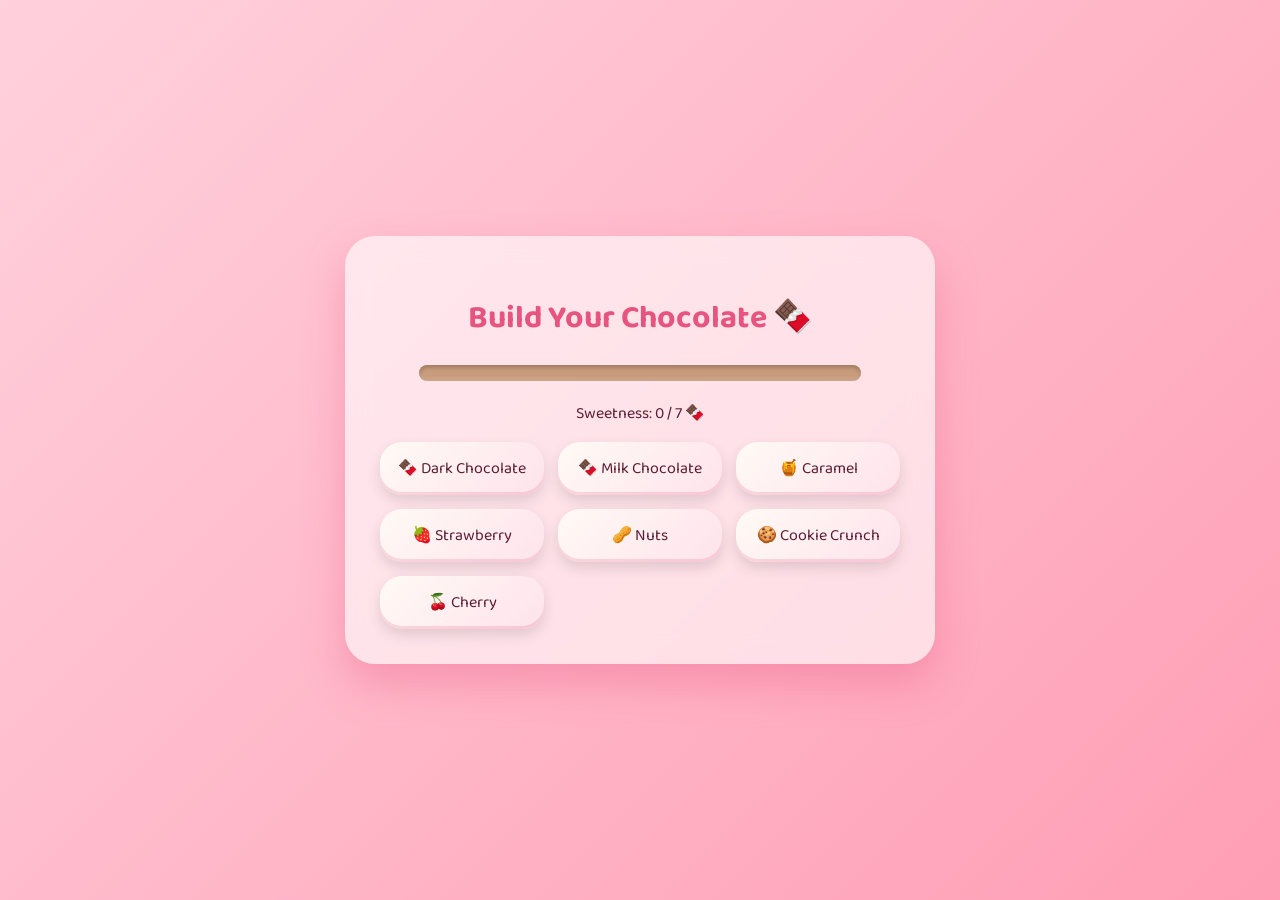
<file: chocolate-day/chocolate_game.html>
<!DOCTYPE html>
<html lang="en">
<head>
  <meta charset="UTF-8">
  <title>All the Sweetness 🍫❤️</title>
  <link href="https://fonts.googleapis.com/css2?family=Baloo+2:wght@500;700&display=swap" rel="stylesheet">
  <link rel="stylesheet" href="chocolate_style.css">
</head>
<body>
  <div class="container chocolate-game bounce-in">
    <h1 class="wiggle">Build Your Chocolate 🍫</h1>
    <div class="sweetness-bar"><div id="sweetFill"></div></div>
    <p id="sweetText">Sweetness: 0 / 7 🍫</p>
    <div class="ingredients" id="ingredients"></div>
    <button id="backBtn" class="back-btn hidden" onclick="goBackToLetter()">Back to Letter 💌</button>
  </div>

  <div id="fadeOverlay" class="chocolate-fade">
    <div class="chocolate-final">
      <div class="emoji">🍫❤️</div>
      <p>All the sweetness in my life 🍫✨<br>comes through you ❤️</p>
    </div>
  </div>

  <script src="chocolate_script.js"></script>
</body>
</html>
</file>
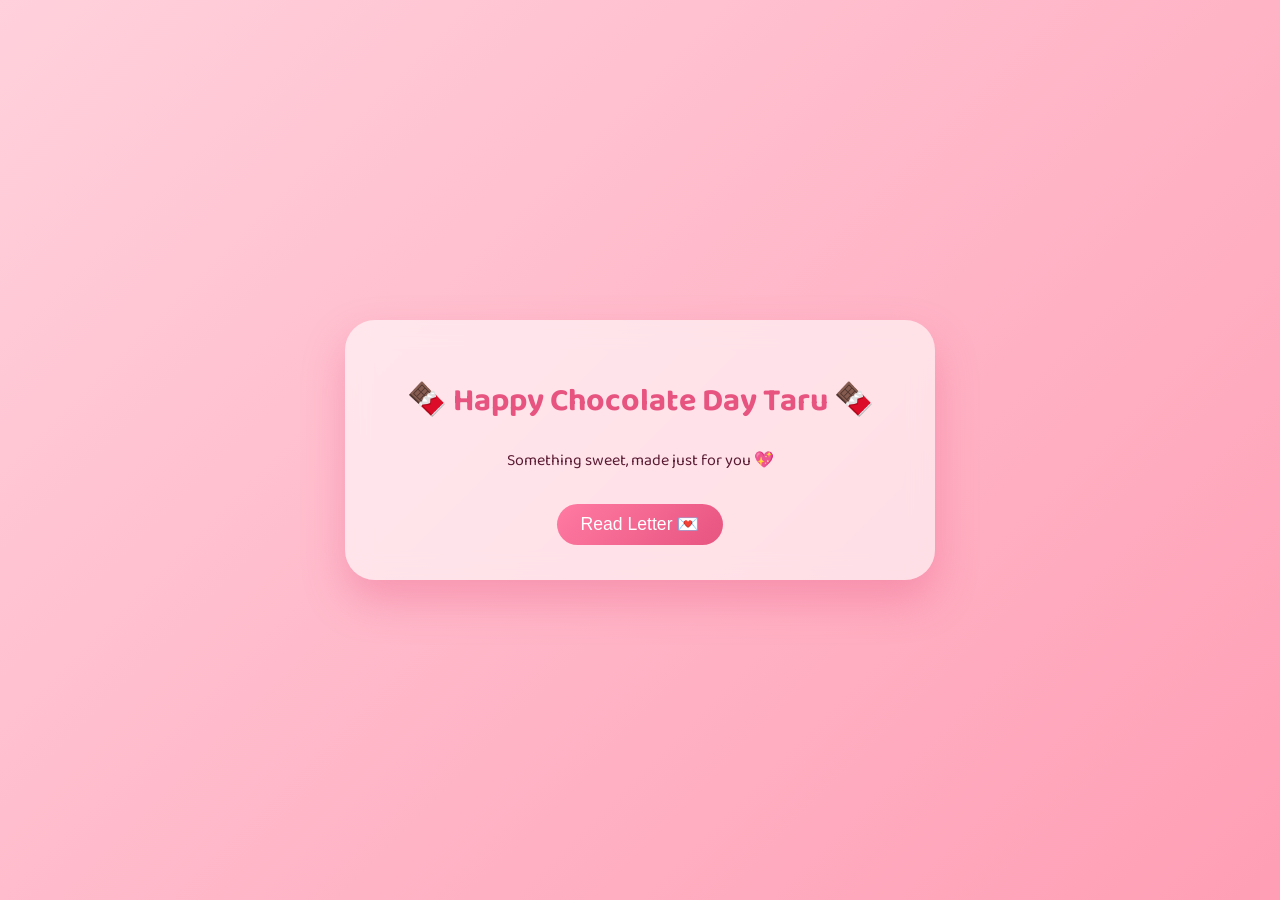
<file: chocolate-day/chocolate_intro.html>
<!DOCTYPE html>
<html lang="en">
<head>
  <meta charset="UTF-8">
  <title>Happy Chocolate Day 🍫</title>
  <link href="https://fonts.googleapis.com/css2?family=Baloo+2:wght@500;700&display=swap" rel="stylesheet">
  <link rel="stylesheet" href="chocolate_style.css">
</head>
<body>
  <div class="container bounce-in">
    <h1 class="wiggle">🍫 Happy Chocolate Day Taru 🍫</h1>
    <p class="subtitle">Something sweet, made just for you 💖</p>
    <button onclick="goToLetter()">Read Letter 💌</button>
  </div>
  <script src="chocolate_script.js"></script>
</body>
</html>
</file>
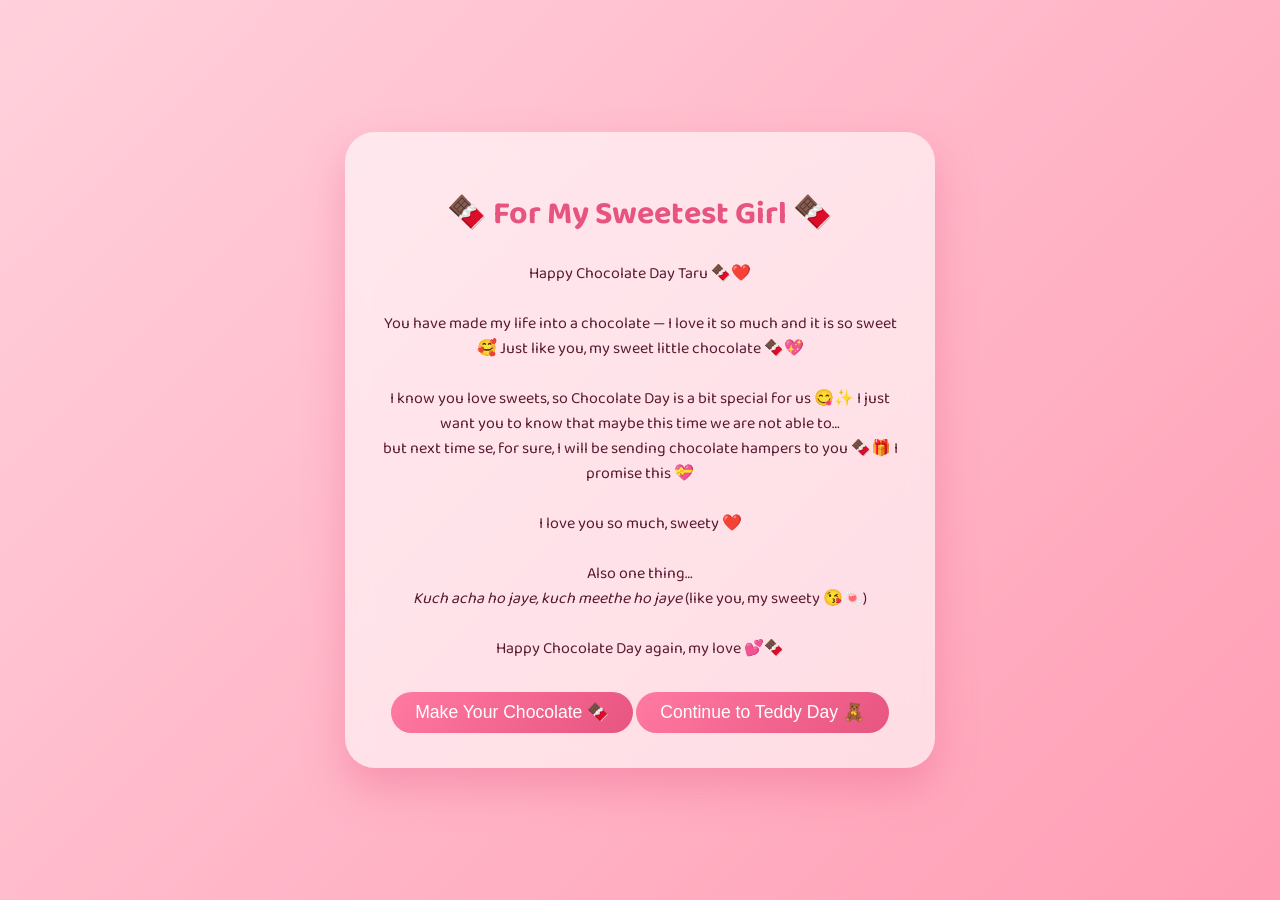
<file: chocolate-day/chocolate_letter.html>
<!DOCTYPE html>
<html lang="en">
<head>
  <meta charset="UTF-8">
  <title>For You 🍫</title>
  <link href="https://fonts.googleapis.com/css2?family=Baloo+2:wght@500;700&display=swap" rel="stylesheet">
  <link rel="stylesheet" href="chocolate_style.css">
</head>
<body>
  <div class="container bounce-in">
    <h1 class="wiggle">🍫 For My Sweetest Girl 🍫</h1>
    <p class="letter-text">
  Happy Chocolate Day Taru 🍫❤️<br><br>

  You have made my life into a chocolate — I love it so much and it is so sweet 🥰  
  Just like you, my sweet little chocolate 🍫💖<br><br>

  I know you love sweets, so Chocolate Day is a bit special for us 😋✨  
  I just want you to know that maybe this time we are not able to…<br>
  but next time se, for sure, I will be sending chocolate hampers to you 🍫🎁  
  I promise this 💝<br><br>

  I love you so much, sweety ❤️<br><br>

  Also one thing…<br>
  <em>Kuch acha ho jaye, kuch meethe ho jaye</em>  
  (like you, my sweety 😘🍬)<br><br>

  Happy Chocolate Day again, my love 💕🍫
</p>

    <div class="letter-actions">
      <button onclick="goToGame()">Make Your Chocolate 🍫</button>
      <button onclick="goNext()">Continue to Teddy Day 🧸</button>
    </div>
  </div>
  <script src="chocolate_script.js"></script>
</body>
</html>
</file>
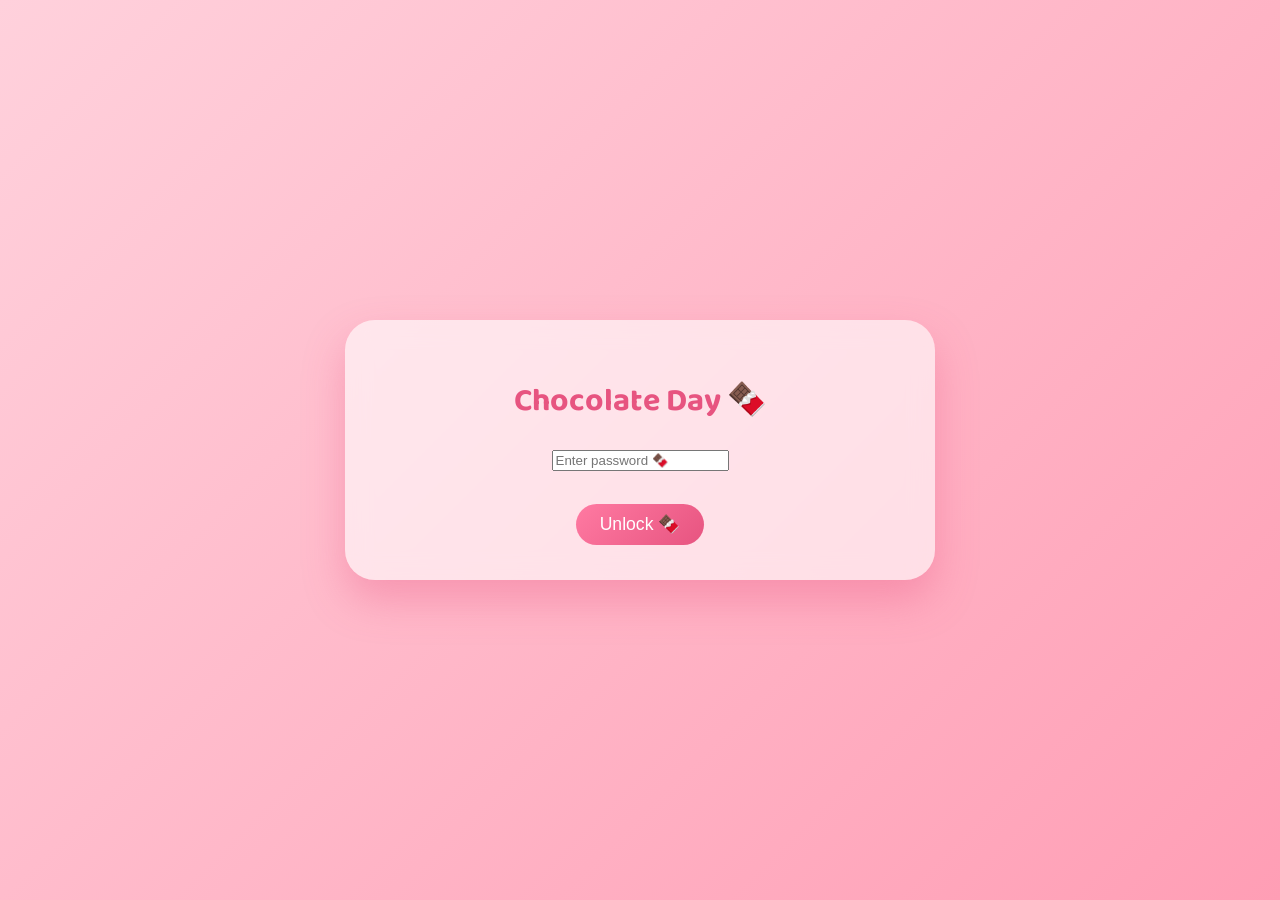
<file: chocolate-day/chocolate_unlock.html>
<!DOCTYPE html>
<html lang="en">
<head>
  <meta charset="UTF-8">
  <title>Chocolate Day 🍫</title>
  <link href="https://fonts.googleapis.com/css2?family=Baloo+2:wght@500;700&display=swap" rel="stylesheet">
  <link rel="stylesheet" href="chocolate_style.css">
</head>
<body>
  <div class="lock-screen bounce-in">
    <h1>Chocolate Day 🍫</h1>
    <input type="password" id="passwordInput" placeholder="Enter password 🍫">
    <p id="error" class="error"></p>
    <button onclick="unlockChocolate()">Unlock 🍫</button>
  </div>
  <script src="chocolate_script.js"></script>
</body>
</html>
</file>
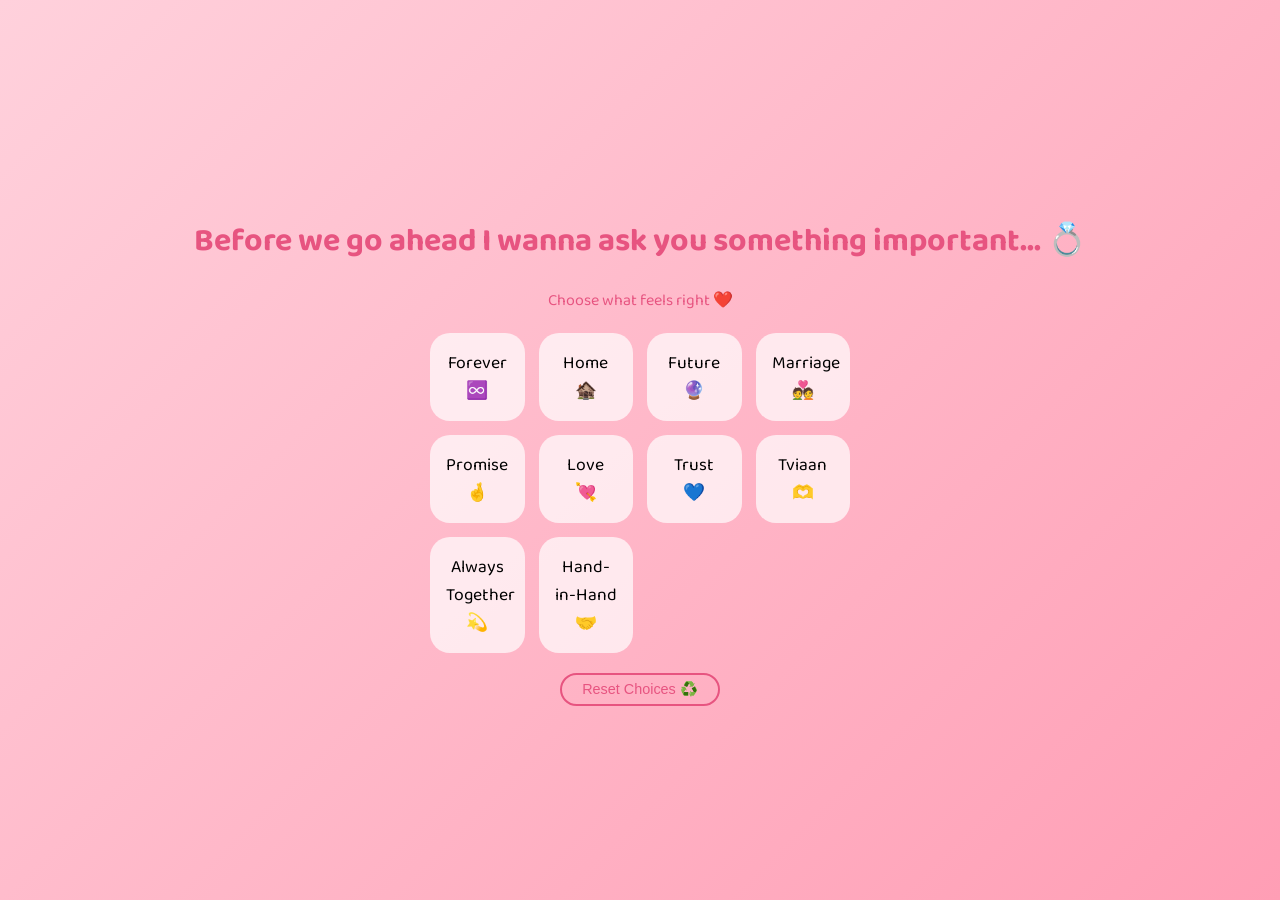
<file: propose-day/propose_choice.html>
<!DOCTYPE html>
<html lang="en">
<head>
  <meta charset="UTF-8">
  <meta name="viewport" content="width=device-width, initial-scale=1.0">
  <title>The Choice 💍</title>

  <link href="https://fonts.googleapis.com/css2?family=Baloo+2:wght@500;700&display=swap" rel="stylesheet">
  <link rel="stylesheet" href="propose_style.css">
</head>
<body>

  <!-- Progress Bar -->
  <div class="progress-wrapper">
    <div id="progressBar" class="progress-bar"></div>
  </div>

  <div class="choice-container">
    <h1 class="wiggle">Before we go ahead I wanna ask you something important… 💍</h1>
    <p class="subtitle">Choose what feels right ❤️</p>

    <div class="choices" id="choices"></div>

    <div id="completionText" class="completion hidden">
      You chose all of these…<br>
      and I choose you. 💍❤️
    </div>

    <button id="backBtn" class="action-btn hidden" onclick="goBackToLetter()">
      Back to Letter 💌
    </button>

    <button class="reset-btn" onclick="resetChoices()">
      Reset Choices ♻️
    </button>
  </div>

  <!-- Fade Overlay -->
  <div id="fadeOverlay" class="fade-overlay hidden"></div>

  <script src="propose_script.js"></script>
</body>
</html>
</file>
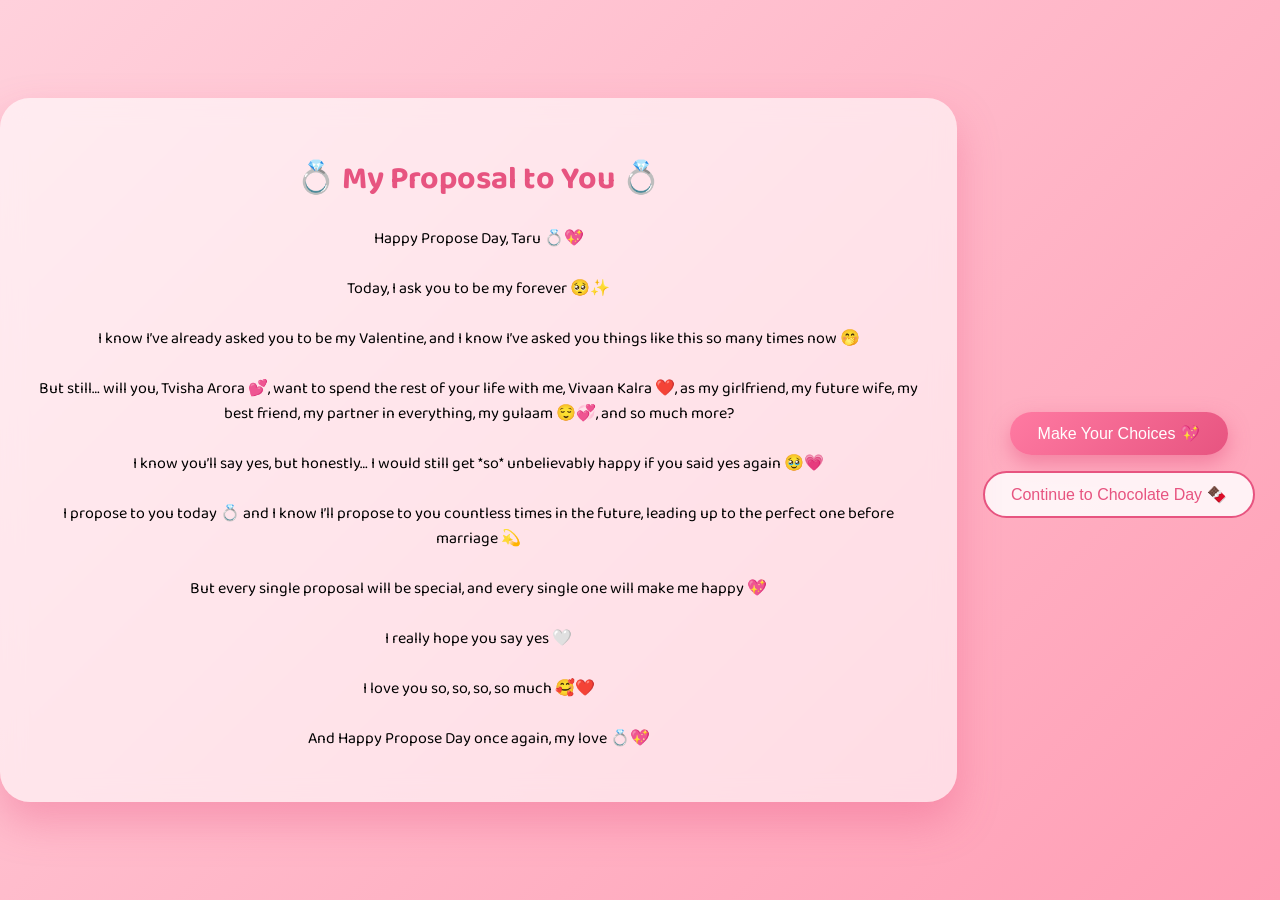
<file: propose-day/propose_letter.html>
<!DOCTYPE html>
<html lang="en">
<head>
  <meta charset="UTF-8" />
  <meta name="viewport" content="width=device-width, initial-scale=1.0" />
  <title>For You 💖</title>

  <link href="https://fonts.googleapis.com/css2?family=Baloo+2:wght@500;700&display=swap" rel="stylesheet">
  <link rel="stylesheet" href="propose_style.css">
</head>
<body>

  <div class="container bounce-in">
    <h1 class="wiggle">💍 My Proposal to You 💍</h1>

    <p class="letter-text">
      Happy Propose Day, Taru 💍💖  
<br><br>
Today, I ask you to be my forever 🥺✨  
<br><br>
I know I’ve already asked you to be my Valentine,  
and I know I’ve asked you things like this so many times now 🤭  
<br><br>
But still…  
will you, Tvisha Arora 💕,  
want to spend the rest of your life with me,  
Vivaan Kalra ❤️,  
as my girlfriend, my future wife, my best friend,  
my partner in everything, my gulaam 😌💞, and so much more?  
<br><br>
I know you’ll say yes,  
but honestly… I would still get *so* unbelievably happy  
if you said yes again 🥹💗  
<br><br>
I propose to you today 💍  
and I know I’ll propose to you countless times in the future,  
leading up to the perfect one before marriage 💫  
<br><br>
But every single proposal will be special,  
and every single one will make me happy 💖  
<br><br>
I really hope you say yes 🤍  
<br><br>
I love you so, so, so, so much 🥰❤️  
<br><br>
And Happy Propose Day once again, my love 💍💖
    </p>
  </div>
</body>
  <script>
  document.getElementById("dayNumber").textContent = "2";
</script>

<div class="letter-actions">
  <button class="primary-btn" onclick="goToChoice()">
    Make Your Choices 💖
  </button>

  <button class="secondary-btn" onclick="goNext()">
    Continue to Chocolate Day 🍫
  </button>
</div>

<script>
function goToChoice() {
  window.location.href = "propose_choice.html";
}

function goNext() {
  window.location.href = "../chocolate-day/chocolate_unlock.html";
}
</script>

</html>
</file>
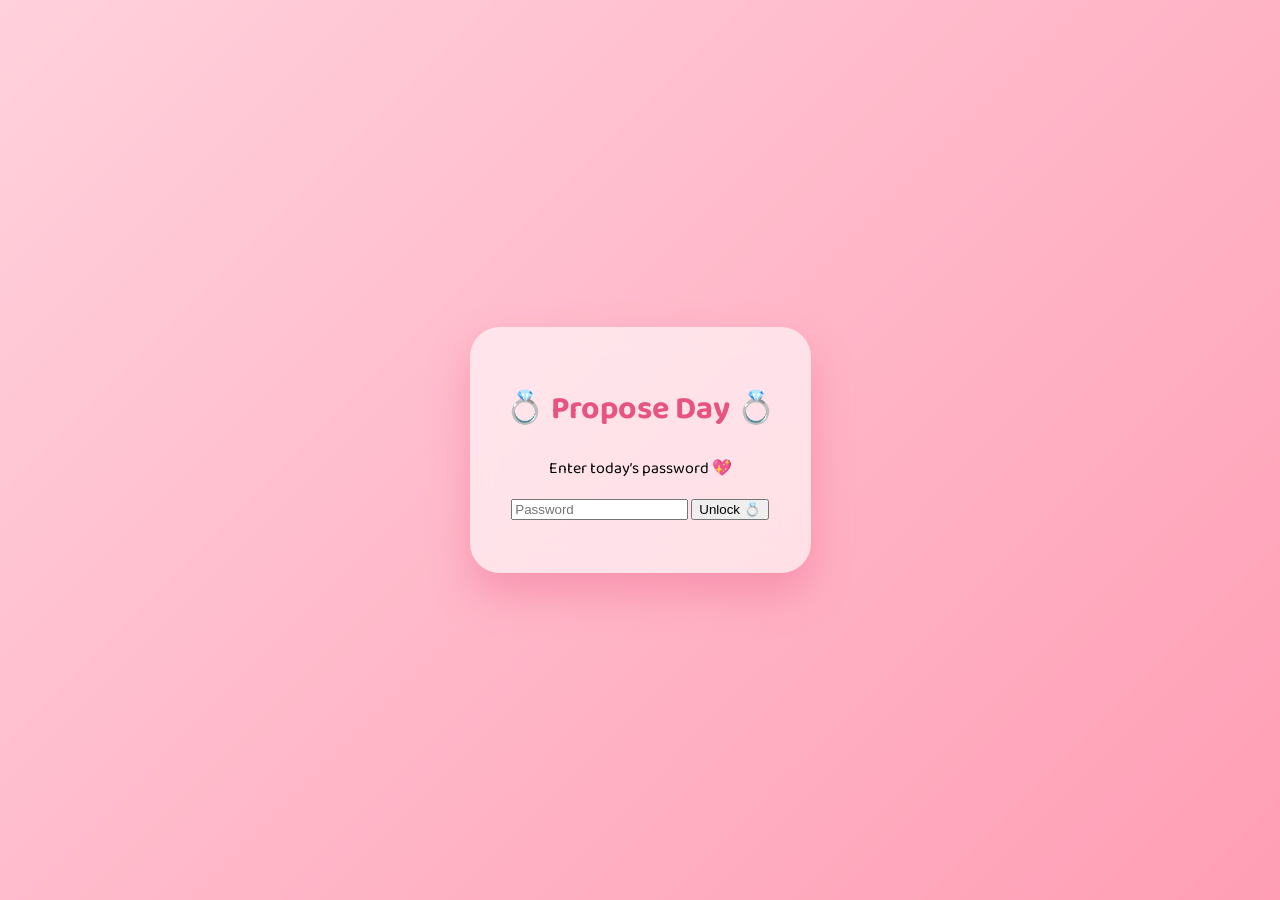
<file: propose-day/propose_unlock.html>
<!DOCTYPE html>
<html lang="en">
<head>
  <meta charset="UTF-8" />
  <meta name="viewport" content="width=device-width, initial-scale=1.0" />
  <title>Propose Day 💍</title>

  <link href="https://fonts.googleapis.com/css2?family=Baloo+2:wght@500;700&display=swap" rel="stylesheet">
  <link rel="stylesheet" href="propose_style.css">
</head>
<body>

  <div class="container bounce-in">
    <h1 class="wiggle">💍 Propose Day 💍</h1>
    <p>Enter today’s password 💖</p>

    <input type="password" id="passwordInput" placeholder="Password">
    <button onclick="unlockPropose()">Unlock 💍</button>

    <p id="error"></p>
  </div>

  <script src="propose_script.js"></script>
</body>
  <script>
  document.getElementById("dayNumber").textContent = "2";
</script>

</html>
</file>
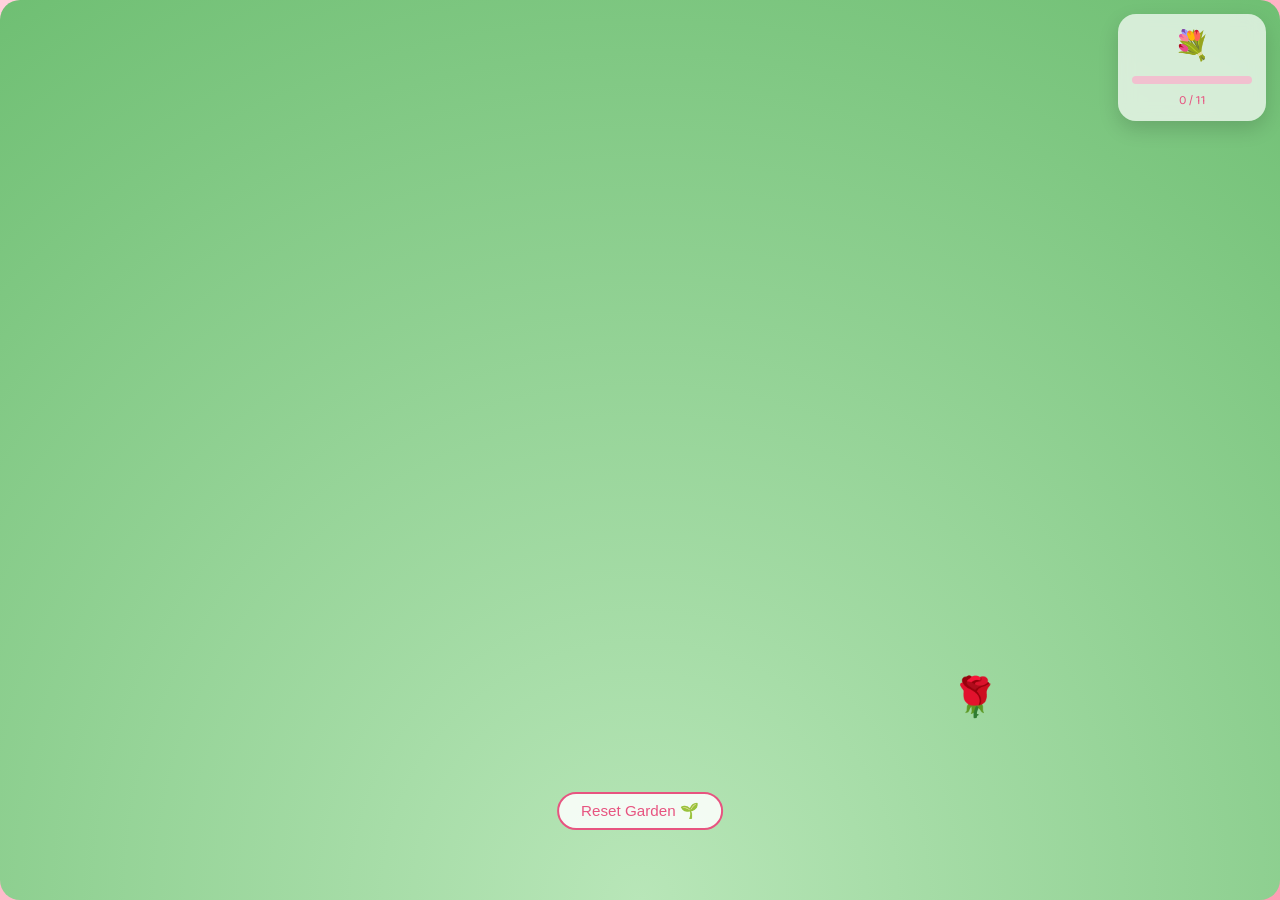
<file: rose-day/rose_garden.html>
<!DOCTYPE html>
<html lang="en">
<head>
  <meta charset="UTF-8">
  <meta name="viewport" content="width=device-width, initial-scale=1.0">
  <title>Rose Garden 🌹</title>

  <link href="https://fonts.googleapis.com/css2?family=Baloo+2:wght@500;700&display=swap" rel="stylesheet">
  <link rel="stylesheet" href="rose_style.css">
</head>
<body>

  <!-- Progress Bar -->
  <div class="progress-wrapper">
    <div id="progressBar" class="progress-bar"></div>
  </div>

  <!-- Bouquet HUD -->
  <div class="bouquet-hud">
    <div class="bouquet-icon">💐</div>
    <div class="bouquet-fill" id="bouquetFill"></div>
    <div class="bouquet-count" id="roseCount">0 / 11</div>
  </div>

  <!-- Garden -->
  <div class="garden" id="garden"></div>

  <button id="backBtn" class="back-btn hidden" onclick="goBackToLetter()">
    Back to Letter 💌
  </button>

<button class="reset-btn" onclick="resetRoseGarden()">
  Reset Garden 🌱
</button>

  <script src="rose_script.js"></script>
</body>
</html>
</file>
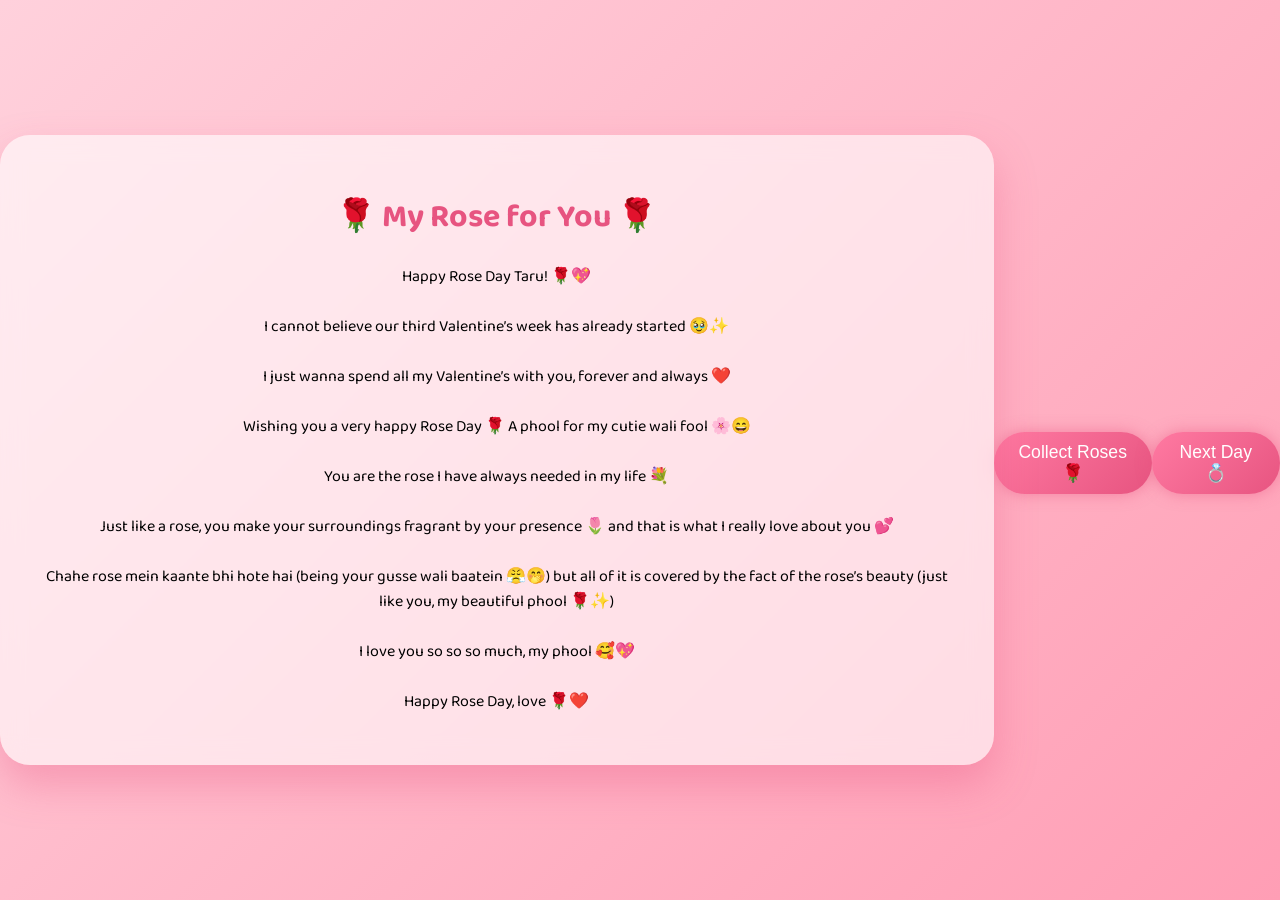
<file: rose-day/rose_letter.html>
<!DOCTYPE html>
<html lang="en">
<head>
  <meta charset="UTF-8" />
  <meta name="viewport" content="width=device-width, initial-scale=1.0" />
  <title>For You 💖</title>

  <link href="https://fonts.googleapis.com/css2?family=Baloo+2:wght@500;700&display=swap" rel="stylesheet">
  <link rel="stylesheet" href="rose_style.css">
</head>
<body>

  <div class="container bounce-in">
    <h1 class="wiggle">🌹 My Rose for You 🌹</h1>

    <p class="letter-text">
      Happy Rose Day Taru! 🌹💖 <br><br>
      I cannot believe our third Valentine’s week has already started 🥹✨
      <br><br>
      I just wanna spend all my Valentine’s with you, forever and always ❤️
      <br><br>
      Wishing you a very happy Rose Day 🌹  
      A phool for my cutie wali fool 🌸😄
      <br><br>
      You are the rose I have always needed in my life 💐
      <br><br>
      Just like a rose, you make your surroundings fragrant by your presence 🌷  
      and that is what I really love about you 💕
      <br><br>
      Chahe rose mein kaante bhi hote hai  
      (being your gusse wali baatein 😤🤭)  
      but all of it is covered by the fact of the rose’s beauty  
      (just like you, my beautiful phool 🌹✨)
      <br><br>
      I love you so so so much, my phool 🥰💖
      <br><br>
      Happy Rose Day, love 🌹❤️
    </p>
  </div>
</body>

<button class="next-day-button" onclick="goToGame()">
  Collect Roses 🌹
</button>

<script>
function goToGame() {
  window.location.href = "rose_garden.html";
}

</script>

  <button class="next-day-button" onclick="goNext()">
  Next Day 💍
</button>

<script>
function goNext() {
  window.location.href = "../propose-day/propose_unlock.html";
}
</script>
  <script>
  document.getElementById("dayNumber").textContent = "1";
</script>


</html>
</file>
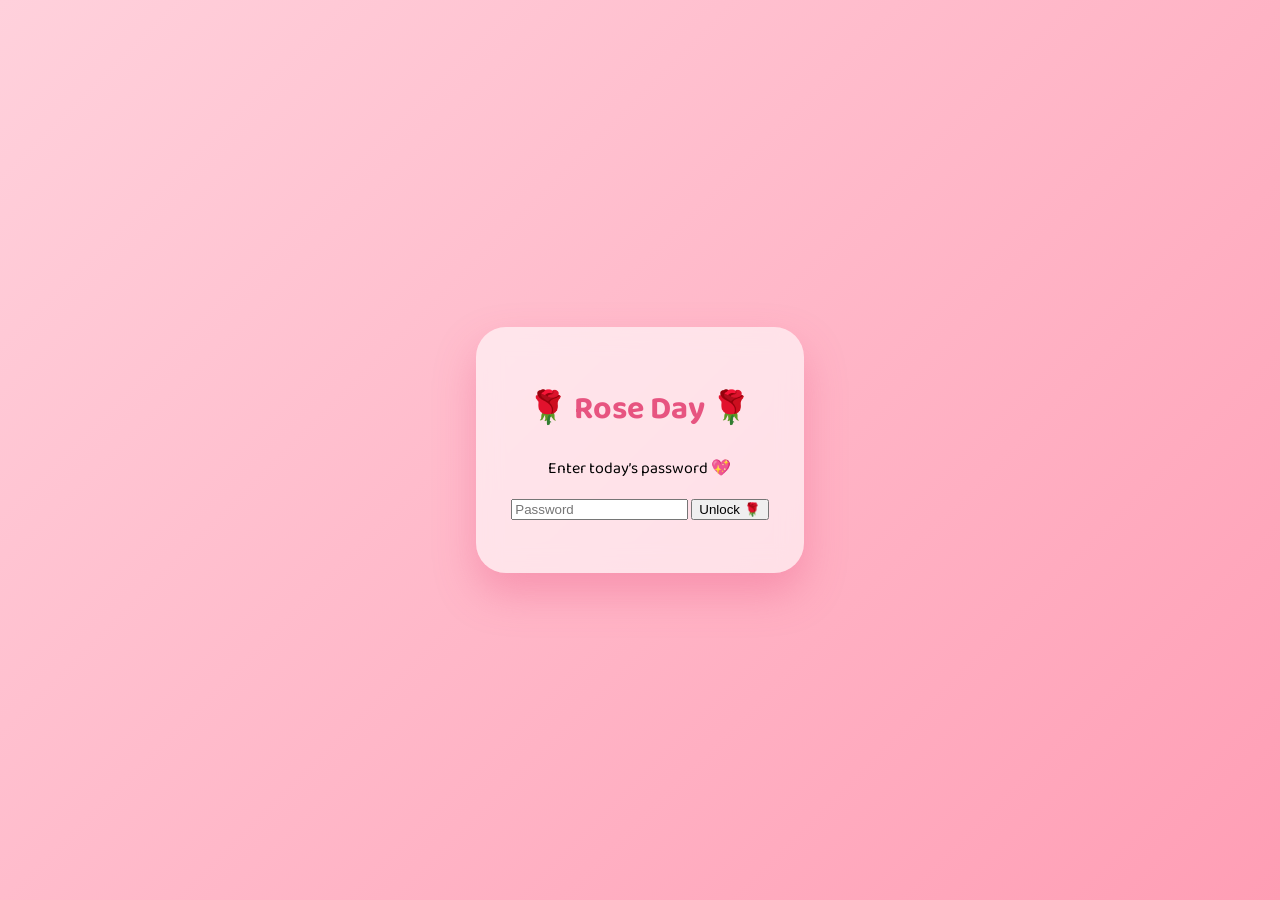
<file: rose-day/rose_unlock.html>
<!DOCTYPE html>
<html lang="en">
<head>
  <meta charset="UTF-8" />
  <meta name="viewport" content="width=device-width, initial-scale=1.0" />
  <title>Rose Day 🌹</title>

  <link href="https://fonts.googleapis.com/css2?family=Baloo+2:wght@500;700&display=swap" rel="stylesheet">
  <link rel="stylesheet" href="rose_style.css">
</head>
<body>

  <div class="container bounce-in">
    <h1 class="wiggle">🌹 Rose Day 🌹</h1>
    <p>Enter today’s password 💖</p>

    <input type="password" id="passwordInput" placeholder="Password">
    <button onclick="unlockRoseDay()">Unlock 🌹</button>

    <p id="error"></p>
  </div>

  <script src="rose_script.js"></script>
  </body>
   <script>
  document.getElementById("dayNumber").textContent = "1";
</script>
</html>
</file>
<file: chocolate-day/chocolate_style.css>
/* Chocolate Day CSS (same design system) */
body {
  margin: 0;
  height: 100vh;
  background: linear-gradient(135deg, #ffd1dc, #ff9eb5);
  font-family: 'Baloo 2', cursive;
  display: flex;
  justify-content: center;
  align-items: center;
  overflow: hidden;
  color: #5a1a32;
}

.container, .lock-screen {
  background: rgba(255,255,255,0.6);
  backdrop-filter: blur(12px);
  padding: 35px;
  border-radius: 30px;
  text-align: center;
  max-width: 520px;
  width: 90%;
  box-shadow: 0 20px 40px rgba(231,84,128,0.35);
}

h1 { color: #e75480; }

button {
  background: linear-gradient(135deg, #ff7aa2, #e75480);
  color: white;
  font-size: 1.1em;
  padding: 10px 24px;
  border: none;
  border-radius: 50px;
  cursor: pointer;
  margin-top: 15px;
}

.ingredients {
  display: grid;
  grid-template-columns: repeat(auto-fit, minmax(130px, 1fr));
  gap: 14px;
  position: relative;
  z-index: 5;
}

.ingredient {
  background: linear-gradient(135deg, #fffaf5, #ffe3ec);
  color: #5a1a32;
  padding: 14px;
  border-radius: 22px;
  cursor: pointer;
  font-size: 1em;
  box-shadow:
    0 6px 14px rgba(0,0,0,0.12),
    inset 0 -3px 0 rgba(231,84,128,0.2);
  transition:
    transform 0.15s ease,
    box-shadow 0.15s ease,
    background 0.15s ease;
}

.ingredient:hover {
  transform: translateY(-4px) scale(1.04);
  box-shadow:
    0 10px 22px rgba(231,84,128,0.35),
    inset 0 -3px 0 rgba(231,84,128,0.25);
}

.ingredient:active {
  transform: scale(0.96);
}

.ingredient.used {
  opacity: 0.35;
  filter: grayscale(60%);
  transform: scale(0.95);
  pointer-events: none;
}

.sweetness-bar {
  width: 85%;
  height: 16px;
  background: #c89b7b;
  border-radius: 12px;
  margin: 20px auto;
  overflow: hidden;
  box-shadow:
    inset 0 2px 4px rgba(0,0,0,0.25),
    inset 0 -2px 4px rgba(255,255,255,0.2);
}

/* Chocolate texture */
#sweetFill {
  position: relative; /* ✅ VERY IMPORTANT */
  height: 100%;
  width: 0%;
  background:
    repeating-linear-gradient(
      45deg,
      #5a3825,
      #5a3825 8px,
      #6f452e 8px,
      #6f452e 16px
    );
  box-shadow:
    inset 0 2px 4px rgba(255,255,255,0.2),
    inset 0 -2px 4px rgba(0,0,0,0.3);
  transition: width 0.45s cubic-bezier(0.4, 0, 0.2, 1);
  z-index: 1;
}

#sweetFill::after {
  content: "";
  position: absolute;
  inset: 0;
  background: linear-gradient(
    to bottom,
    rgba(255,255,255,0.35),
    transparent
  );
  pointer-events: none; /* ✅ CRITICAL */
}

.hidden { display: none; }

.chocolate-fade {
  position: fixed;
  inset: 0;
  background: rgba(255,215,230,0.6);
  display: flex;
  justify-content: center;
  align-items: center;
  opacity: 0;
  pointer-events: none;
}

.chocolate-fade.show { opacity: 1; }
</file>
<file: propose-day/propose_style.css>
body {
  margin: 0;
  height: 100vh;
  background: linear-gradient(135deg, #ffd1dc, #ff9eb5);
  font-family: 'Baloo 2', cursive;
  display: flex;
  justify-content: center;
  align-items: center;
  overflow: hidden;
}

/* Lock screen */
.lock-screen {
  text-align: center;
  background: rgba(255,255,255,0.6);
  padding: 30px;
  border-radius: 25px;
  box-shadow: 0 20px 40px rgba(231,84,128,0.4);
}

.lock-screen input {
  padding: 10px;
  border-radius: 20px;
  border: none;
  margin-top: 10px;
  font-size: 1em;
}

.lock-screen button {
  margin-top: 15px;
  padding: 10px 25px;
  border-radius: 25px;
  border: none;
  background: #e75480;
  color: white;
  font-size: 1.1em;
  cursor: pointer;
}

/* Content */
.hidden {
  display: none;
}

.content {
  position: relative;
}

.container {
  background: rgba(255,255,255,0.6);
  backdrop-filter: blur(12px);
  border-radius: 30px;
  padding: 35px;
  text-align: center;
  box-shadow: 0 20px 40px rgba(231,84,128,0.35);
}

h1 {
  color: #e75480;
}

/* Letter icon */
.letter-icon {
  font-size: 3em;
  cursor: pointer;
  margin-top: 20px;
  animation: wiggle 2s infinite;
}

/* Letter popup */
.letter-popup {
  position: fixed;
  inset: 0;
  background: rgba(0,0,0,0.4);
  display: flex;
  justify-content: center;
  align-items: center;
}

.letter-card {
  background: #fff0f5;
  padding: 25px;
  border-radius: 25px;
  width: 85%;
  max-width: 400px;
  text-align: center;
}

.close {
  float: right;
  cursor: pointer;
}

/* Animations */
@keyframes wiggle {
  0%,100% { transform: rotate(0); }
  25% { transform: rotate(-5deg); }
  75% { transform: rotate(5deg); }
}

@keyframes bob {
  0%,100% { transform: translateY(0); }
  50% { transform: translateY(-10px); }
}

.bob {
  animation: bob 3s infinite;
}

@keyframes bounceIn {
  from { transform: scale(0.6); opacity: 0; }
  to { transform: scale(1); opacity: 1; }
}

.bounce-in {
  animation: bounceIn 0.8s ease-out;
}

.propose-subtext {
  margin-top: 8px;
  font-size: 1.2em;
  color: #e75480;
  opacity: 0.9;
}

.propose-subtext {
  animation: fadeIn 1.2s ease forwards;
}

@keyframes fadeIn {
  from { opacity: 0; transform: translateY(6px); }
  to { opacity: 0.9; transform: translateY(0); }
}

/* 💍 Choice Page */

.choice-container {
  text-align: center;
  padding: 30px;
}

.subtitle {
  color: #e75480;
  margin-bottom: 20px;
}

.choices {
  display: grid;
  grid-template-columns: repeat(auto-fit, minmax(90px, 1fr));
  gap: 14px;
  max-width: 420px;
  margin: 0 auto 20px;
}

.choice-card {
  padding: 14px;
  border-radius: 20px;
  background: rgba(255,255,255,0.7);
  cursor: pointer;
  font-size: 1.1em;
  transition: all 0.3s ease;
  border: 2px solid transparent;
}

.choice-card:hover {
  transform: scale(1.05);
}

.choice-card.selected {
  background: linear-gradient(135deg, #ff9eb5, #e75480);
  color: white;
  border-color: #e75480;
  box-shadow: 0 0 15px rgba(231,84,128,0.6);
  transform: scale(1.08);
}

.completion {
  font-size: 1.3em;
  color: #e75480;
  margin: 25px 0;
}

.hidden {
  display: none;
}

/* Buttons */

.action-btn {
  background: linear-gradient(135deg, #ff7aa2, #e75480);
  color: white;
  padding: 10px 26px;
  border-radius: 50px;
  border: none;
  cursor: pointer;
  margin: 10px;
}

.reset-btn {
  background: none;
  border: 2px solid #e75480;
  color: #e75480;
  padding: 6px 20px;
  border-radius: 50px;
  cursor: pointer;
  font-size: 0.9em;
}

/* ❤️ Hearts */

.heart-pop {
  position: fixed;
  bottom: 0;
  font-size: 1.5em;
  animation: floatUp ease-out forwards;
  z-index: 9999;
}

@keyframes floatUp {
  from { transform: translateY(0); opacity: 1; }
  to { transform: translateY(-100vh); opacity: 0; }
}

/* 🌫️ Fade Overlay */

/* 🌫️ Soft Romantic Fade */

.fade-overlay {
  position: fixed;
  inset: 0;
  background: rgba(255, 220, 230, 0.55); /* soft pink */
  opacity: 0;
  transition: opacity 1.2s ease;
  z-index: 3000;
  pointer-events: none;
}

.fade-overlay.show {
  opacity: 1;
}

.completion,
.action-btn {
  position: relative;
  z-index: 4000;
}

.completion {
  animation: fadeInUp 1s ease forwards;
}

@keyframes fadeInUp {
  from {
    opacity: 0;
    transform: translateY(12px);
  }
  to {
    opacity: 1;
    transform: translateY(0);
  }
}

/* 💌 Letter Page Buttons */

.letter-actions {
  display: flex;
  justify-content: center;
  gap: 16px;
  margin-top: 30px;
  flex-wrap: wrap;
}

.primary-btn {
  background: linear-gradient(135deg, #ff7aa2, #e75480);
  color: white;
  border: none;
  padding: 12px 28px;
  border-radius: 50px;
  font-size: 1em;
  cursor: pointer;
  box-shadow: 0 8px 20px rgba(231, 84, 128, 0.5);
  transition: transform 0.2s ease, box-shadow 0.2s ease;
}

.primary-btn:hover {
  transform: scale(1.05);
  box-shadow: 0 10px 25px rgba(231, 84, 128, 0.7);
}

.secondary-btn {
  background: rgba(255, 255, 255, 0.85);
  color: #e75480;
  border: 2px solid #e75480;
  padding: 12px 26px;
  border-radius: 50px;
  font-size: 1em;
  cursor: pointer;
  transition: all 0.2s ease;
}

.secondary-btn:hover {
  background: #ffe3ec;
  transform: scale(1.03);
}
</file>
<file: rose-day/rose_style.css>
body {
  margin: 0;
  height: 100vh;
  background: linear-gradient(135deg, #ffd1dc, #ff9eb5);
  font-family: 'Baloo 2', cursive;
  display: flex;
  justify-content: center;
  align-items: center;
  overflow: hidden;
}

/* Lock screen */
.lock-screen {
  text-align: center;
  background: rgba(255,255,255,0.6);
  padding: 30px;
  border-radius: 25px;
  box-shadow: 0 20px 40px rgba(231,84,128,0.4);
}

.lock-screen input {
  padding: 10px;
  border-radius: 20px;
  border: none;
  margin-top: 10px;
  font-size: 1em;
}

.lock-screen button {
  margin-top: 15px;
  padding: 10px 25px;
  border-radius: 25px;
  border: none;
  background: #e75480;
  color: white;
  font-size: 1.1em;
  cursor: pointer;
}

.progress {
  font-size: 0.9em;
  color: #e75480;
  opacity: 0.85;
  margin-bottom: 8px;
}


/* Content */
.hidden {
  display: none;
}

.content {
  position: relative;
}

.container {
  background: rgba(255,255,255,0.6);
  backdrop-filter: blur(12px);
  border-radius: 30px;
  padding: 35px;
  text-align: center;
  box-shadow: 0 20px 40px rgba(231,84,128,0.35);
}

h1 {
  color: #e75480;
}

/* Letter icon */
.letter-icon {
  font-size: 3em;
  cursor: pointer;
  margin-top: 20px;
  animation: wiggle 2s infinite;
}

/* Letter popup */
.letter-popup {
  position: fixed;
  inset: 0;
  background: rgba(0,0,0,0.4);
  display: flex;
  justify-content: center;
  align-items: center;
}

.letter-card {
  background: #fff0f5;
  padding: 25px;
  border-radius: 25px;
  width: 85%;
  max-width: 400px;
  text-align: center;
}

.close {
  float: right;
  cursor: pointer;
}

/* Animations */
@keyframes wiggle {
  0%,100% { transform: rotate(0); }
  25% { transform: rotate(-5deg); }
  75% { transform: rotate(5deg); }
}

@keyframes bob {
  0%,100% { transform: translateY(0); }
  50% { transform: translateY(-10px); }
}

.bob {
  animation: bob 3s infinite;
}

@keyframes bounceIn {
  from { transform: scale(0.6); opacity: 0; }
  to { transform: scale(1); opacity: 1; }
}

.bounce-in {
  animation: bounceIn 0.8s ease-out;
}

.next-day-button {
  margin-top: 25px;
  background: linear-gradient(135deg, #ff7aa2, #e75480);
  color: white;
  font-size: 1.1em;
  padding: 10px 24px;
  border: none;
  border-radius: 50px;
  cursor: pointer;
  box-shadow: 0 0 15px rgba(231, 84, 128, 0.5);
  transition: transform 0.3s ease;
}

.next-day-button:hover {
  transform: scale(1.08);
}

/* 🌹 Rose Game Styles */

.garden-container {
  text-align: center;
  padding: 30px;
}

.garden {
  position: relative;
  width: 90vw;
  height: 55vh;
  margin: 20px auto;
  background: linear-gradient(#d9f5d9, #bfe6bf);
  border-radius: 20px;
  overflow: hidden;
}

.rose {
  position: absolute;
  font-size: 2.3em;
  cursor: pointer;
  animation: float 2.5s ease-in-out infinite;
}

@keyframes float {
  0%, 100% { transform: translateY(0); }
  50% { transform: translateY(-10px); }
}

.counter {
  color: #e75480;
  font-size: 1.1em;
}

.bouquet {
  min-height: 40px;
  margin: 10px auto;
  font-size: 1.8em;
}

.hidden {
  display: none;
}

/* 🌿 Rose Garden Background */

.garden {
  position: relative;
  width: 100vw;
  height: 100vh;
  background: radial-gradient(circle at bottom, #b8e6b8, #6fbf73);
  overflow: hidden;
}

/* 🌹 Rose */

.rose {
  position: absolute;
  font-size: 2.4em;
  cursor: pointer;
  animation: pop 0.3s ease-out;
}

@keyframes pop {
  from { transform: scale(0.5); opacity: 0; }
  to { transform: scale(1); opacity: 1; }
}

/* 💐 Bouquet HUD */

.bouquet-hud {
  position: fixed;
  top: 14px;
  right: 14px;
  background: rgba(255,255,255,0.7);
  backdrop-filter: blur(8px);
  border-radius: 18px;
  padding: 10px 14px;
  box-shadow: 0 8px 20px rgba(0,0,0,0.15);
  text-align: center;
  z-index: 1000;
}

.bouquet-icon {
  font-size: 1.8em;
}

.bouquet-fill {
  height: 8px;
  width: 120px;
  background: #f1c0cf;
  border-radius: 10px;
  overflow: hidden;
  margin: 6px auto;
  position: relative;
}

.bouquet-fill::after {
  content: "";
  display: block;
  height: 100%;
  width: 0%;
  background: linear-gradient(90deg, #ff7aa2, #e75480);
  transition: width 0.4s ease;
  width: var(--fill-width, 0%);
}

.bouquet-count {
  font-size: 0.8em;
  color: #e75480;
}

/* Back Button */

.back-btn {
  position: fixed;
  bottom: 18px;
  left: 50%;
  transform: translateX(-50%);
  background: linear-gradient(135deg, #ff7aa2, #e75480);
  color: white;
  padding: 10px 26px;
  border: none;
  border-radius: 50px;
  cursor: pointer;
  box-shadow: 0 0 15px rgba(231,84,128,0.6);
}

.hidden {
  display: none;
}

.reset-btn {
  position: fixed;
  bottom: 70px;
  left: 50%;
  transform: translateX(-50%);
  background: rgba(255,255,255,0.85);
  color: #e75480;
  padding: 8px 22px;
  border: 2px solid #e75480;
  border-radius: 50px;
  cursor: pointer;
  font-size: 0.95em;
}
</file>
